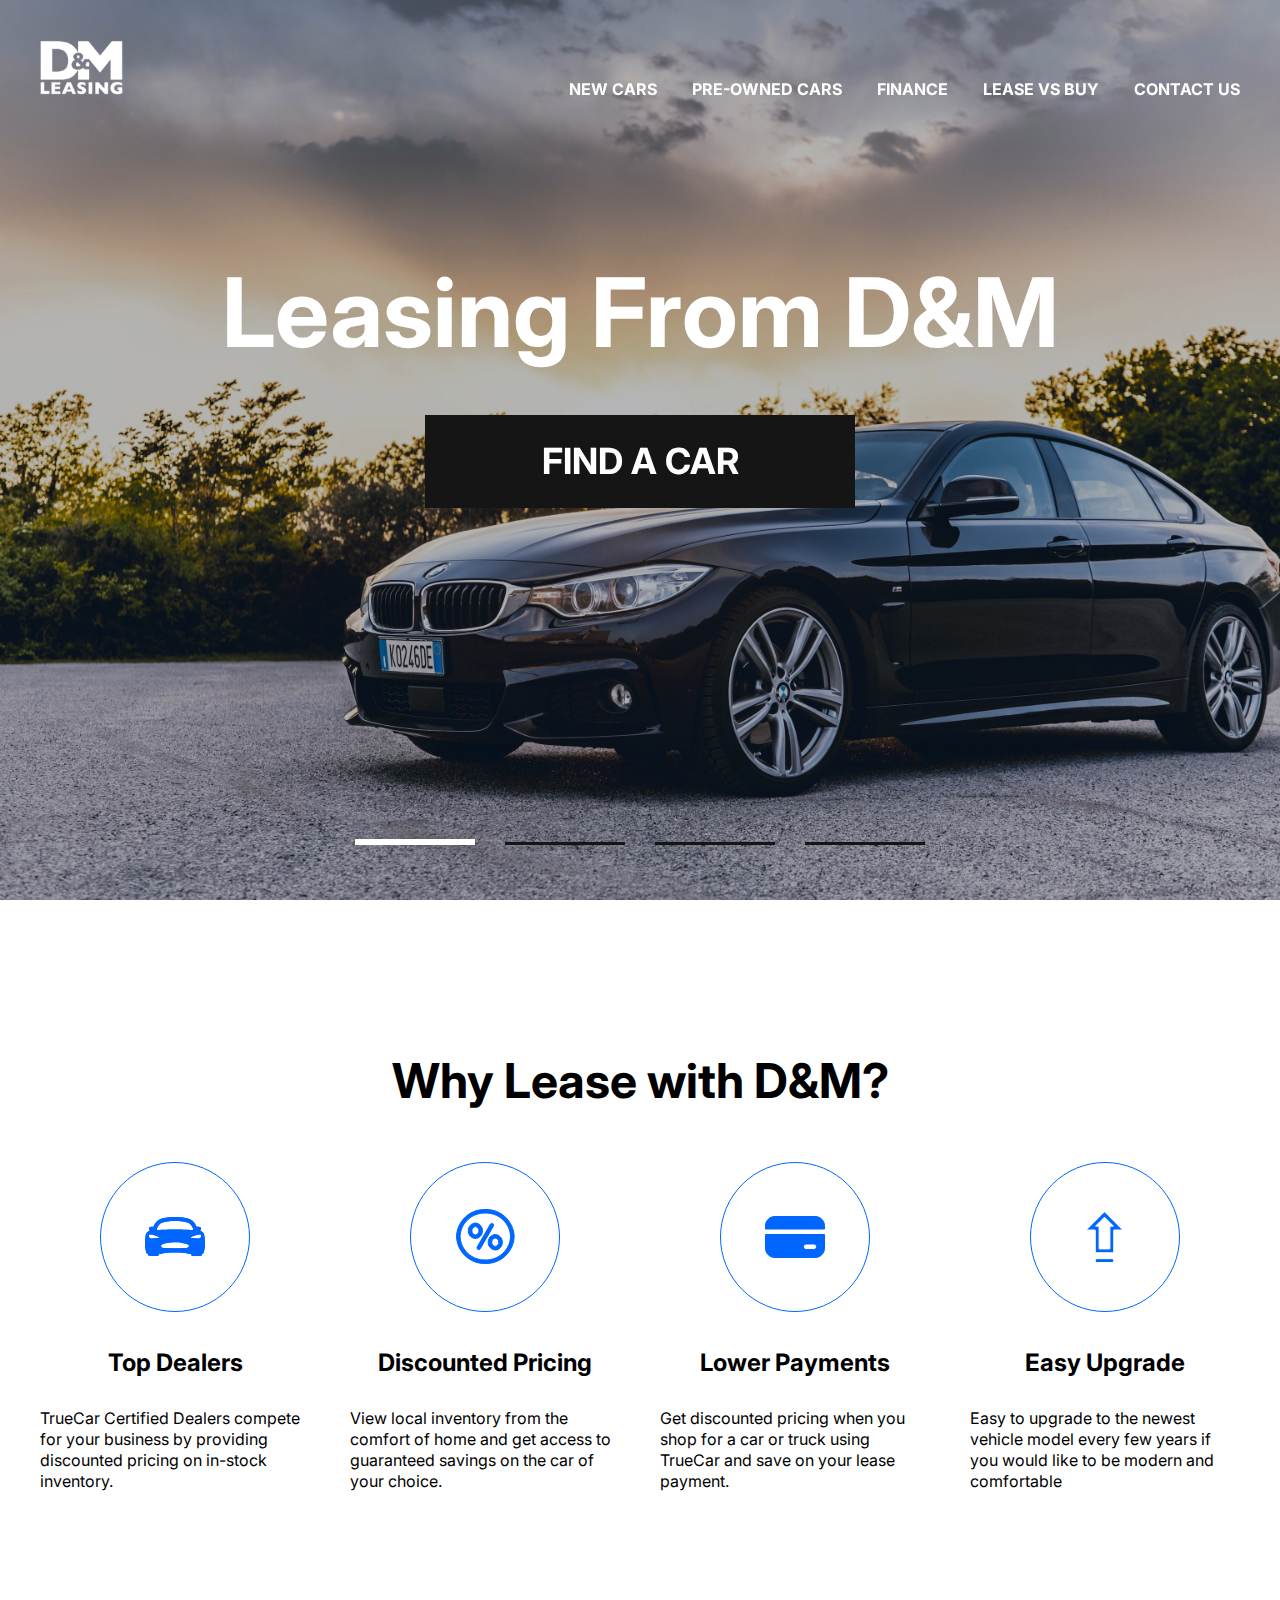
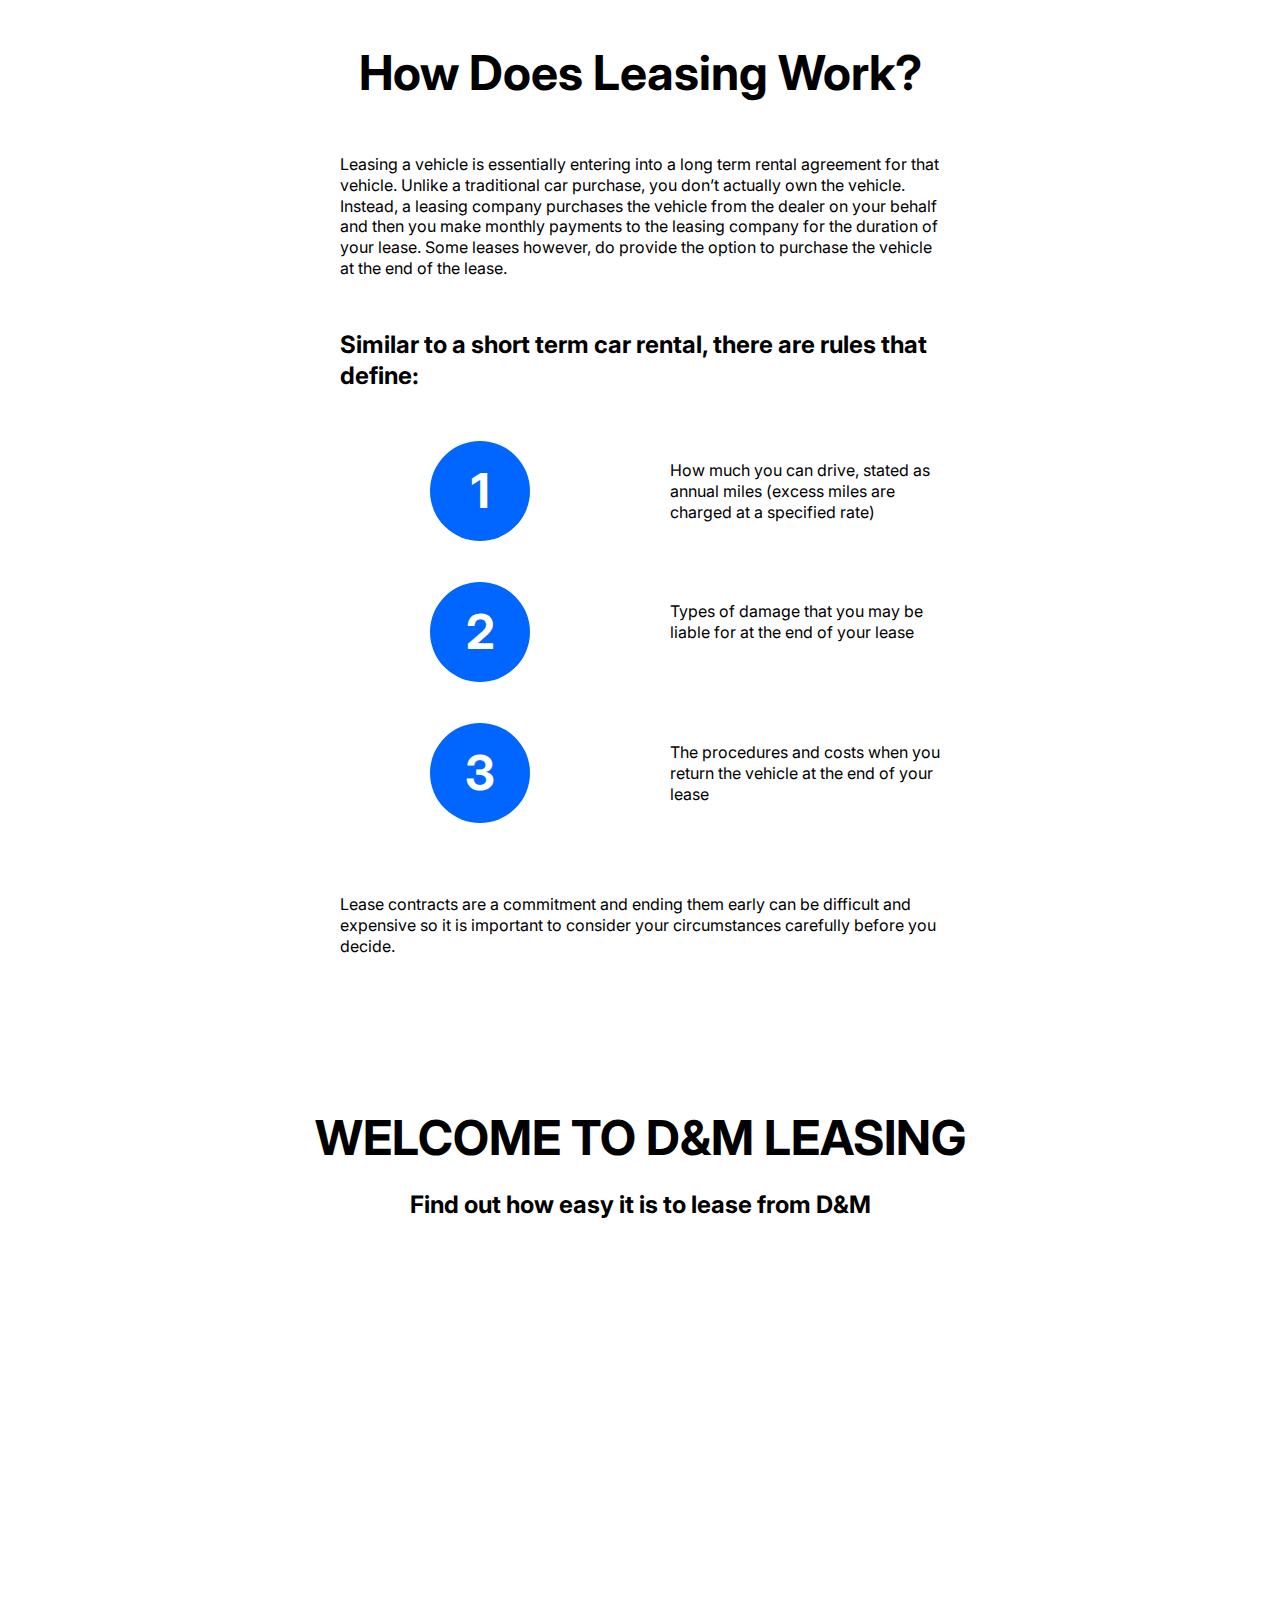
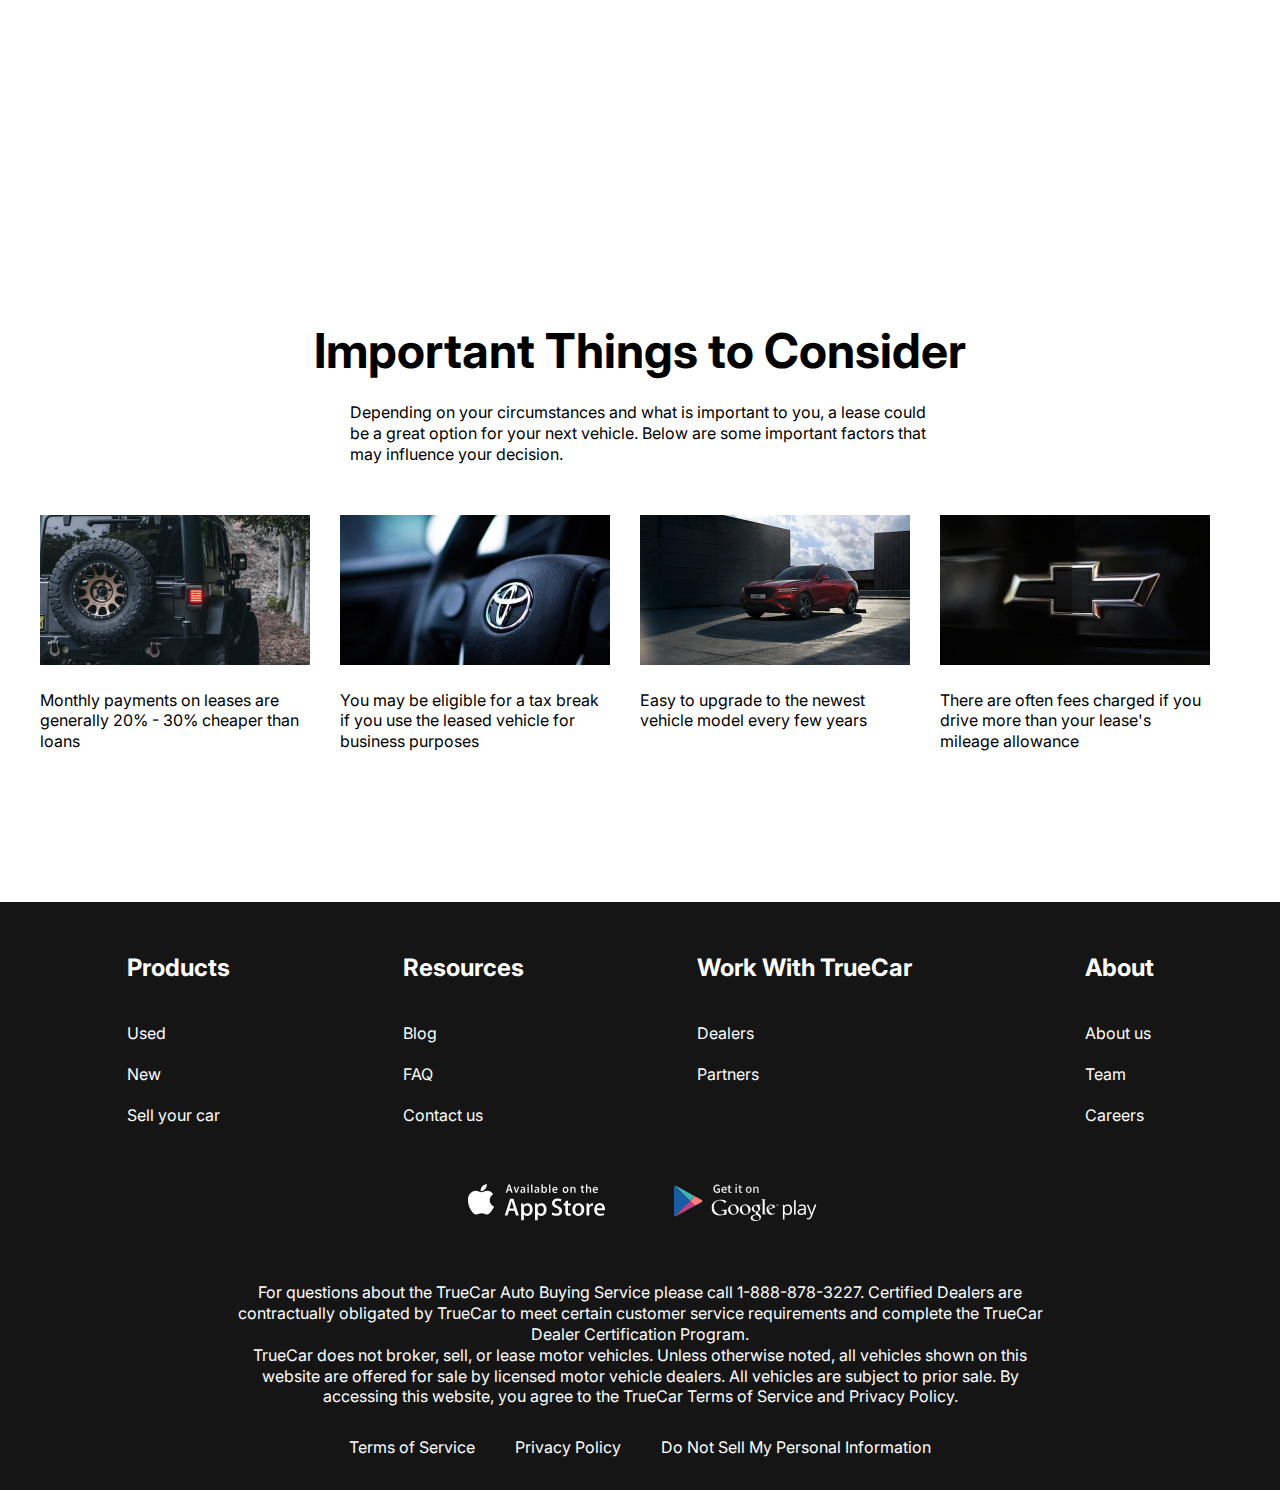
<file: index.html>
<!DOCTYPE html>
<html lang="en">
  <head>
    <meta charset="UTF-8" />
    <meta http-equiv="X-UA-Copatible" content="IE=edge" />
    <meta name="viewport" content="width=device-width, initial-scale=1.0" />
    <title>Lease cars</title>
    <link rel="preconnect" href="https://fonts.googleapis.com" />
    <link rel="preconnect" href="https://fonts.gstatic.com" crossorigin />
    <link
      href="https://fonts.googleapis.com/css2?family=Inter:wght@100..900&display=swap"
      rel="stylesheet"
    />
    <link
      rel="stylesheet"
      href="https://cdn.jsdelivr.net/npm/swiper@9/swiper-bundle.min.css"
    />
    <link rel="stylesheet" href="css/style.css" />
  </head>
  <body>
    <div class="wrapper">
      <header class="header header-main">
        <div class="container">
          <div class="header__inner">
            <a class="logo" href="index.html">
              <img class="logo__img" src="images/logo.svg" alt="logo" />
            </a>
            <nav class="menu">
              <button class="menu__btn">
                <span></span>
                <span></span>
                <span></span>
              </button>
              <ul class="menu__list">
                <li class="menu__list-item">
                  <a href="new-cars.html" class="menu__list-link">NEW CARS</a>
                </li>
                <li class="menu__list-item">
                  <a href="#" class="menu__list-link">PRE-OWNED CARS</a>
                </li>
                <li class="menu__list-item">
                  <a href="#" class="menu__list-link">FINANCE</a>
                </li>
                <li class="menu__list-item">
                  <a href="#" class="menu__list-link">LEASE VS BUY</a>
                </li>
                <li class="menu__list-item">
                  <a href="contacts.html" class="menu__list-link">CONTACT US</a>
                </li>
              </ul>
            </nav>
          </div>
        </div>
      </header>
      <main class="main">
        <section class="top">
          <div class="container">
            <h1 class="title">Leasing From D&M</h1>
            <a class="top__link" href="new-cars.html">FIND A CAR</a>
          </div>
        </section>
        <div class="slider">
          <div class="swiper">
            <div class="swiper-wrapper">
              <div
                class="swiper-slide"
                style="background-image: url(images/slide-1.jpg)"
              ></div>
              <div
                class="swiper-slide"
                style="background-image: url(images/slide-2.jpg)"
              ></div>
              <div
                class="swiper-slide"
                style="background-image: url(images/slide-1.jpg)"
              ></div>
              <div
                class="swiper-slide"
                style="background-image: url(images/slide-2.jpg)"
              ></div>
            </div>
            <div class="swiper-pagination"></div>
          </div>
        </div>
        <section class="why-lease">
          <div class="container">
            <h2 class="section__title">Why Lease with D&M?</h2>
            <ul class="why-lease__list">
              <li class="why-lease__item">
                <img
                  class="why-lease__item-img"
                  src="images/why-lease-1.svg"
                  alt=""
                />
                <h3 class="why-lease__item-title">Top Dealers</h3>
                <p class="why-lease__item-text">
                  TrueCar Certified Dealers compete for your business by
                  providing discounted pricing on in-stock inventory.
                </p>
              </li>
              <li class="why-lease__item">
                <img
                  class="why-lease__item-img"
                  src="images/why-lease-2.svg"
                  alt=""
                />
                <h3 class="why-lease__item-title">Discounted Pricing</h3>
                <p class="why-lease__item-text">
                  View local inventory from the comfort of home and get access
                  to guaranteed savings on the car of your choice.
                </p>
              </li>
              <li class="why-lease__item">
                <img
                  class="why-lease__item-img"
                  src="images/why-lease-3.svg"
                  alt=""
                />
                <h3 class="why-lease__item-title">Lower Payments</h3>
                <p class="why-lease__item-text">
                  Get discounted pricing when you shop for a car or truck using
                  TrueCar and save on your lease payment.
                </p>
              </li>
              <li class="why-lease__item">
                <img
                  class="why-lease__item-img"
                  src="images/why-lease-4.svg"
                  alt=""
                />
                <h3 class="why-lease__item-title">Easy Upgrade</h3>
                <p class="why-lease__item-text">
                  Easy to upgrade to the newest vehicle model every few years if
                  you would like to be modern and comfortable
                </p>
              </li>
            </ul>
          </div>
        </section>
        <section class="how-does">
          <div class="container">
            <div class="how-does__inner">
              <h2 class="section__title">How Does Leasing Work?</h2>
              <p class="how-does__text">
                Leasing a vehicle is essentially entering into a long term
                rental agreement for that vehicle. Unlike a traditional car
                purchase, you don’t actually own the vehicle. Instead, a leasing
                company purchases the vehicle from the dealer on your behalf and
                then you make monthly payments to the leasing company for the
                duration of your lease. Some leases however, do provide the
                option to purchase the vehicle at the end of the lease.
              </p>
              <h4 class="how-does__title">
                Similar to a short term car rental, there are rules that define:
              </h4>
              <ol class="how-does__list">
                <li class="how-does__item">
                  How much you can drive, stated as annual miles (excess miles
                  are charged at a specified rate)
                </li>
                <li class="how-does__item">
                  Types of damage that you may be liable for at the end of your
                  lease
                </li>
                <li class="how-does__item">
                  The procedures and costs when you return the vehicle at the
                  end of your lease
                </li>
              </ol>
              <p class="how-does__text">
                Lease contracts are a commitment and ending them early can be
                difficult and expensive so it is important to consider your
                circumstances carefully before you decide.
              </p>
            </div>
          </div>
        </section>
        <section class="video">
          <div class="container">
            <h2 class="section__title video__title">WELCOME TO D&M LEASING</h2>
            <p class="video__text">Find out how easy it is to lease from D&M</p>
            <iframe
              class="video__content"
              width="1000"
              height="500"
              src="https://www.youtube.com/embed/ThMJJQyYYNk?si=afwRHZM2pMTStdD7&amp;controls=0"
              title="YouTube video player"
              frameborder="0"
              allow="accelerometer; autoplay; clipboard-write; encrypted-media; gyroscope; picture-in-picture; web-share"
              allowfullscreen
            ></iframe>
          </div>
        </section>
        <section class="important">
          <div class="container">
            <h2 class="section__title important__title">
              Important Things to Consider
            </h2>
            <p class="important__text">
              Depending on your circumstances and what is important to you, a
              lease could be a great option for your next vehicle. Below are
              some important factors that may influence your decision.
            </p>
            <ul class="important__list">
              <li class="important__item">
                <img
                  class="important__item-img"
                  src="images/img-1.jpg"
                  alt=""
                />
                <p class="important__item-text">
                  Monthly payments on leases are generally 20% - 30% cheaper
                  than loans
                </p>
              </li>
              <li class="important__item">
                <img
                  class="important__item-img"
                  src="images/img-2.jpg"
                  alt=""
                />
                <p class="important__item-text">
                  You may be eligible for a tax break if you use the leased
                  vehicle for business purposes
                </p>
              </li>
              <li class="important__item">
                <img
                  class="important__item-img"
                  src="images/img-3.jpg"
                  alt=""
                />
                <p class="important__item-text">
                  Easy to upgrade to the newest vehicle model every few years
                </p>
              </li>
              <li class="important__item">
                <img
                  class="important__item-img"
                  src="images/img-4.jpg"
                  alt=""
                />
                <p class="important__item-text">
                  There are often fees charged if you drive more than your
                  lease's mileage allowance
                </p>
              </li>
            </ul>
          </div>
        </section>
      </main>
      <footer class="footer">
        <div class="container">
          <nav class="footer__menu">
            <ul class="footer__menu-list">
              <li class="footer__menu-item">
                <p class="footer__menu-title">Products</p>
              </li>
              <li class="footer__menu-item">
                <a class="footer__menu-link" href="#">Used</a>
              </li>
              <li class="footer__menu-item">
                <a class="footer__menu-link" href="#">New</a>
              </li>
              <li class="footer__menu-item">
                <a class="footer__menu-link" href="#">Sell your car</a>
              </li>
            </ul>
            <ul class="footer__menu-list">
              <li class="footer__menu-item">
                <p class="footer__menu-title">Resources</p>
              </li>
              <li class="footer__menu-item">
                <a class="footer__menu-link" href="#">Blog</a>
              </li>
              <li class="footer__menu-item">
                <a class="footer__menu-link" href="#">FAQ</a>
              </li>
              <li class="footer__menu-item">
                <a class="footer__menu-link" href="#">Contact us</a>
              </li>
            </ul>
            <ul class="footer__menu-list">
              <li class="footer__menu-item">
                <p class="footer__menu-title">Work With TrueCar</p>
              </li>
              <li class="footer__menu-item">
                <a class="footer__menu-link" href="#">Dealers</a>
              </li>
              <li class="footer__menu-item">
                <a class="footer__menu-link" href="#">Partners</a>
              </li>
            </ul>
            <ul class="footer__menu-list">
              <li class="footer__menu-item">
                <p class="footer__menu-title">About</p>
              </li>
              <li class="footer__menu-item">
                <a class="footer__menu-link" href="#">About us</a>
              </li>
              <li class="footer__menu-item">
                <a class="footer__menu-link" href="#">Team</a>
              </li>
              <li class="footer__menu-item">
                <a class="footer__menu-link" href="#">Careers</a>
              </li>
            </ul>
          </nav>
          <ul class="app">
            <li class="app__item">
              <a class="app__item-link" href="#">
                <img
                  class="app__item-img"
                  src="images/appstore.svg"
                  alt="AppStore"
                />
              </a>
            </li>
            <li class="app__item">
              <a class="app__item-link" href="#">
                <img
                  class="app__item-img"
                  src="images/googleplay.svg"
                  alt="GooglePlay"
                />
              </a>
            </li>
          </ul>
          <div class="footer__copy">
            <p class="footer__copy-text">
              For questions about the TrueCar Auto Buying Service please call
              1-888-878-3227. Certified Dealers are contractually obligated by
              TrueCar to meet certain customer service requirements and complete
              the TrueCar Dealer Certification Program.
            </p>
            <p class="footer__copy-text">
              TrueCar does not broker, sell, or lease motor vehicles. Unless
              otherwise noted, all vehicles shown on this website are offered
              for sale by licensed motor vehicle dealers. All vehicles are
              subject to prior sale. By accessing this website, you agree to the
              TrueCar Terms of Service and Privacy Policy.
            </p>
          </div>
          <nav class="copy__nav">
            <ul class="copy__nav-list">
              <li class="copy__nav-item">
                <a href="#" class="copy__nav-link">Terms of Service</a>
              </li>
              <li class="copy__nav-item">
                <a href="#" class="copy__nav-link">Privacy Policy</a>
              </li>
              <li class="copy__nav-item">
                <a href="#" class="copy__nav-link"
                  >Do Not Sell My Personal Information</a
                >
              </li>
            </ul>
          </nav>
        </div>
      </footer>
    </div>

    <script src="https://cdn.jsdelivr.net/npm/swiper@9/swiper-bundle.min.js"></script>
    <script src="js/main.js"></script>
  </body>
</html>
</file>
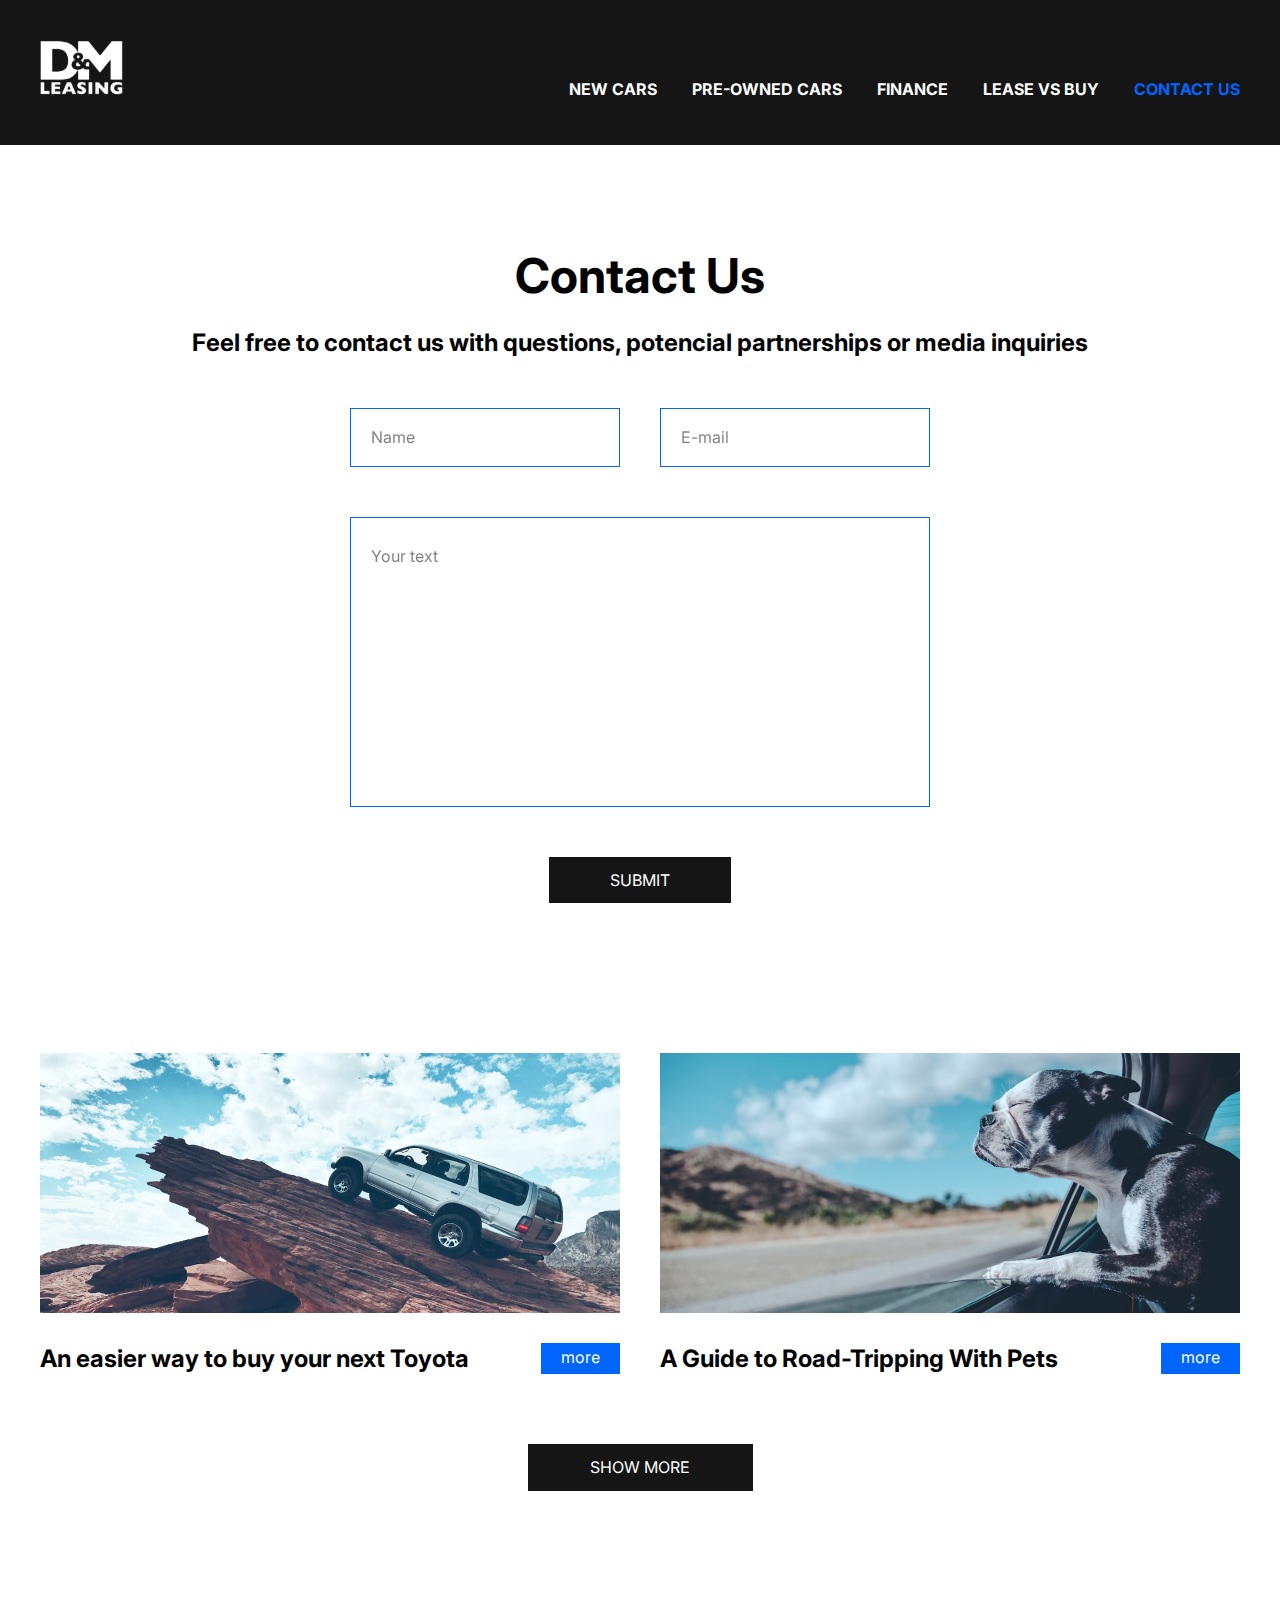
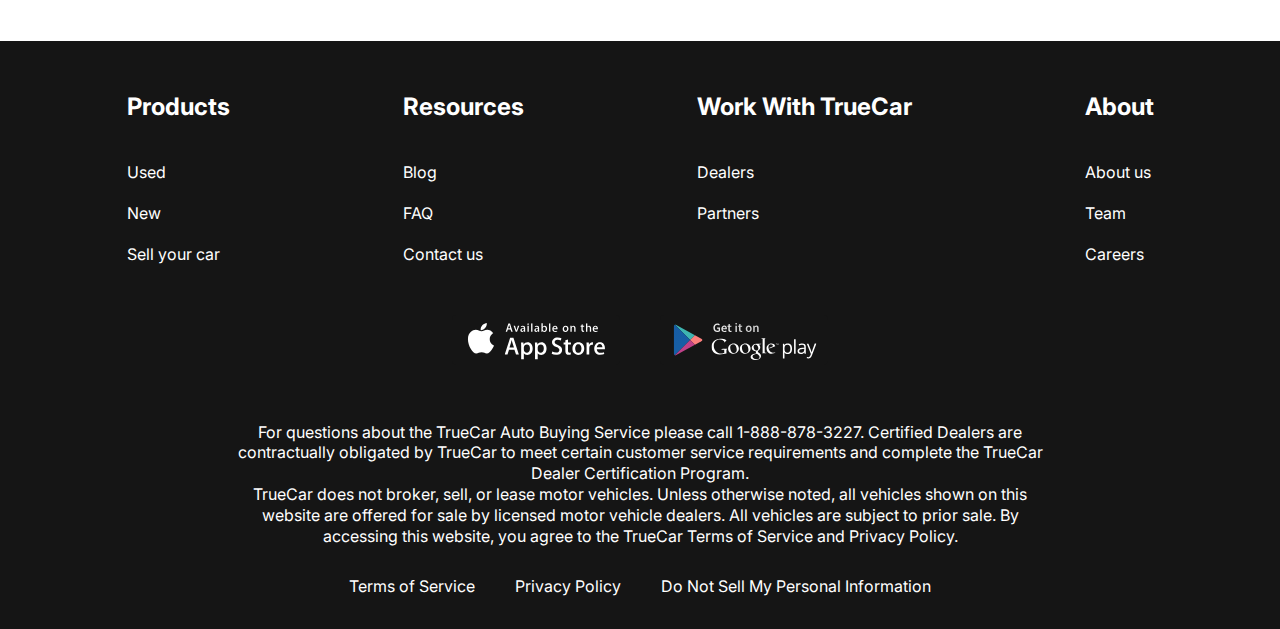
<file: contacts.html>
<!DOCTYPE html>
<html lang="en">
  <head>
    <meta charset="UTF-8" />
    <meta http-equiv="X-UA-Copatible" content="IE=edge" />
    <meta name="viewport" content="width=device-width, initial-scale=1.0" />
    <title>Lease cars</title>
    <link rel="preconnect" href="https://fonts.googleapis.com" />
    <link rel="preconnect" href="https://fonts.gstatic.com" crossorigin />
    <link
      href="https://fonts.googleapis.com/css2?family=Inter:wght@100..900&display=swap"
      rel="stylesheet"
    />
    <link rel="stylesheet" href="css/style.css" />
  </head>
  <body>
    <div class="wrapper">
      <header class="header">
        <div class="container">
          <div class="header__inner">
            <a class="logo" href="index.html">
              <img class="logo__img" src="images/logo.svg" alt="logo" />
            </a>
            <nav class="main">
              <button class="menu__btn">
                <span></span>
                <span></span>
                <span></span>
              </button>
              <ul class="menu__list">
                <li class="menu__list-item">
                  <a href="new-cars.html" class="menu__list-link">NEW CARS</a>
                </li>
                <li class="menu__list-item">
                  <a href="#" class="menu__list-link">PRE-OWNED CARS</a>
                </li>
                <li class="menu__list-item">
                  <a href="#" class="menu__list-link">FINANCE</a>
                </li>
                <li class="menu__list-item">
                  <a href="#" class="menu__list-link">LEASE VS BUY</a>
                </li>
                <li class="menu__list-item">
                  <a href="#" class="menu__list-link menu__list-link--active"
                    >CONTACT US</a
                  >
                </li>
              </ul>
            </nav>
          </div>
        </div>
      </header>
      <main class="main">
        <section class="contacts">
          <div class="container">
            <h2 class="section__title contacts__title">Contact Us</h2>
            <p class="contacts__text">
              Feel free to contact us with questions, potencial partnerships or
              media inquiries
            </p>
            <form class="form" action="#">
              <input class="form__input" type="text" placeholder="Name" />
              <input class="form__input" type="email" placeholder="E-mail" />
              <textarea
                class="form__textarea"
                placeholder="Your text"
              ></textarea>
              <button class="form__btn" type="submit">SUBMIT</button>
            </form>
          </div>
        </section>
        <section class="blog">
          <div class="container">
            <div class="blog__items">
              <div class="blog__item">
                <img
                  class="blog__item-img"
                  src="images/blog-1.jpg"
                  alt="blog"
                />
                <h4 class="blog__item-title">
                  An easier way to buy your next Toyota
                </h4>
                <a class="blog__item-link" href="">more</a>
              </div>
              <div class="blog__item">
                <img
                  class="blog__item-img"
                  src="images/blog-2.jpg"
                  alt="blog"
                />
                <h4 class="blog__item-title">
                  A Guide to Road-Tripping With Pets
                </h4>
                <a class="blog__item-link" href="">more</a>
              </div>
            </div>
            <a class="showmore-more" href="#">SHOW MORE</a>
          </div>
        </section>
      </main>
      <footer class="footer">
        <div class="container">
          <nav class="footer__menu">
            <ul class="footer__menu-list">
              <li class="footer__menu-item">
                <p class="footer__menu-title">Products</p>
              </li>
              <li class="footer__menu-item">
                <a class="footer__menu-link" href="#">Used</a>
              </li>
              <li class="footer__menu-item">
                <a class="footer__menu-link" href="#">New</a>
              </li>
              <li class="footer__menu-item">
                <a class="footer__menu-link" href="#">Sell your car</a>
              </li>
            </ul>
            <ul class="footer__menu-list">
              <li class="footer__menu-item">
                <p class="footer__menu-title">Resources</p>
              </li>
              <li class="footer__menu-item">
                <a class="footer__menu-link" href="#">Blog</a>
              </li>
              <li class="footer__menu-item">
                <a class="footer__menu-link" href="#">FAQ</a>
              </li>
              <li class="footer__menu-item">
                <a class="footer__menu-link" href="#">Contact us</a>
              </li>
            </ul>
            <ul class="footer__menu-list">
              <li class="footer__menu-item">
                <p class="footer__menu-title">Work With TrueCar</p>
              </li>
              <li class="footer__menu-item">
                <a class="footer__menu-link" href="#">Dealers</a>
              </li>
              <li class="footer__menu-item">
                <a class="footer__menu-link" href="#">Partners</a>
              </li>
            </ul>
            <ul class="footer__menu-list">
              <li class="footer__menu-item">
                <p class="footer__menu-title">About</p>
              </li>
              <li class="footer__menu-item">
                <a class="footer__menu-link" href="#">About us</a>
              </li>
              <li class="footer__menu-item">
                <a class="footer__menu-link" href="#">Team</a>
              </li>
              <li class="footer__menu-item">
                <a class="footer__menu-link" href="#">Careers</a>
              </li>
            </ul>
          </nav>
          <ul class="app">
            <li class="app__item">
              <a class="app__item-link" href="#">
                <img
                  class="app__item-img"
                  src="images/appstore.svg"
                  alt="AppStore"
                />
              </a>
            </li>
            <li class="app__item">
              <a class="app__item-link" href="#">
                <img
                  class="app__item-img"
                  src="images/googleplay.svg"
                  alt="GooglePlay"
                />
              </a>
            </li>
          </ul>
          <div class="footer__copy">
            <p class="footer__copy-text">
              For questions about the TrueCar Auto Buying Service please call
              1-888-878-3227. Certified Dealers are contractually obligated by
              TrueCar to meet certain customer service requirements and complete
              the TrueCar Dealer Certification Program.
            </p>
            <p class="footer__copy-text">
              TrueCar does not broker, sell, or lease motor vehicles. Unless
              otherwise noted, all vehicles shown on this website are offered
              for sale by licensed motor vehicle dealers. All vehicles are
              subject to prior sale. By accessing this website, you agree to the
              TrueCar Terms of Service and Privacy Policy.
            </p>
          </div>
          <nav class="copy__nav">
            <ul class="copy__nav-list">
              <li class="copy__nav-item">
                <a href="#" class="copy__nav-link">Terms of Service</a>
              </li>
              <li class="copy__nav-item">
                <a href="#" class="copy__nav-link">Privacy Policy</a>
              </li>
              <li class="copy__nav-item">
                <a href="#" class="copy__nav-link"
                  >Do Not Sell My Personal Information</a
                >
              </li>
            </ul>
          </nav>
        </div>
      </footer>
    </div>
    <script src="js/main.js"></script>
  </body>
</html>
</file>
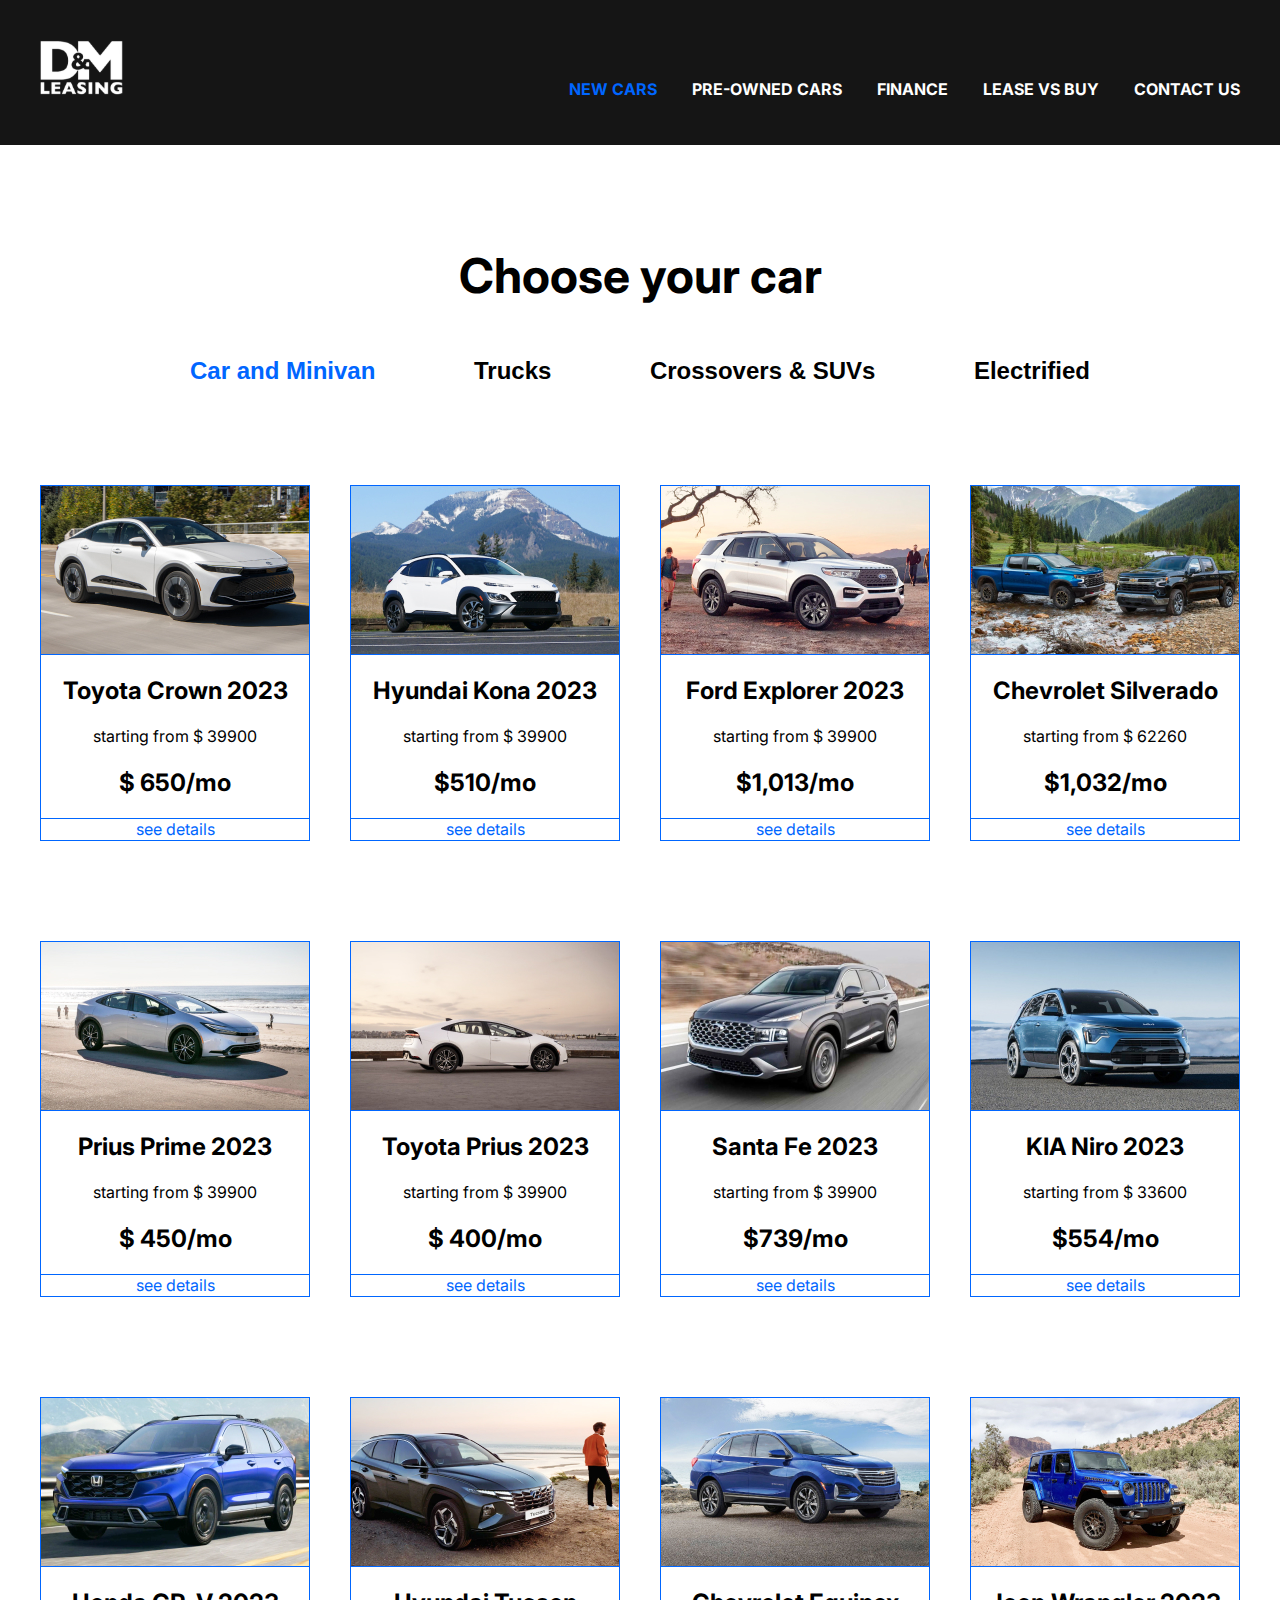
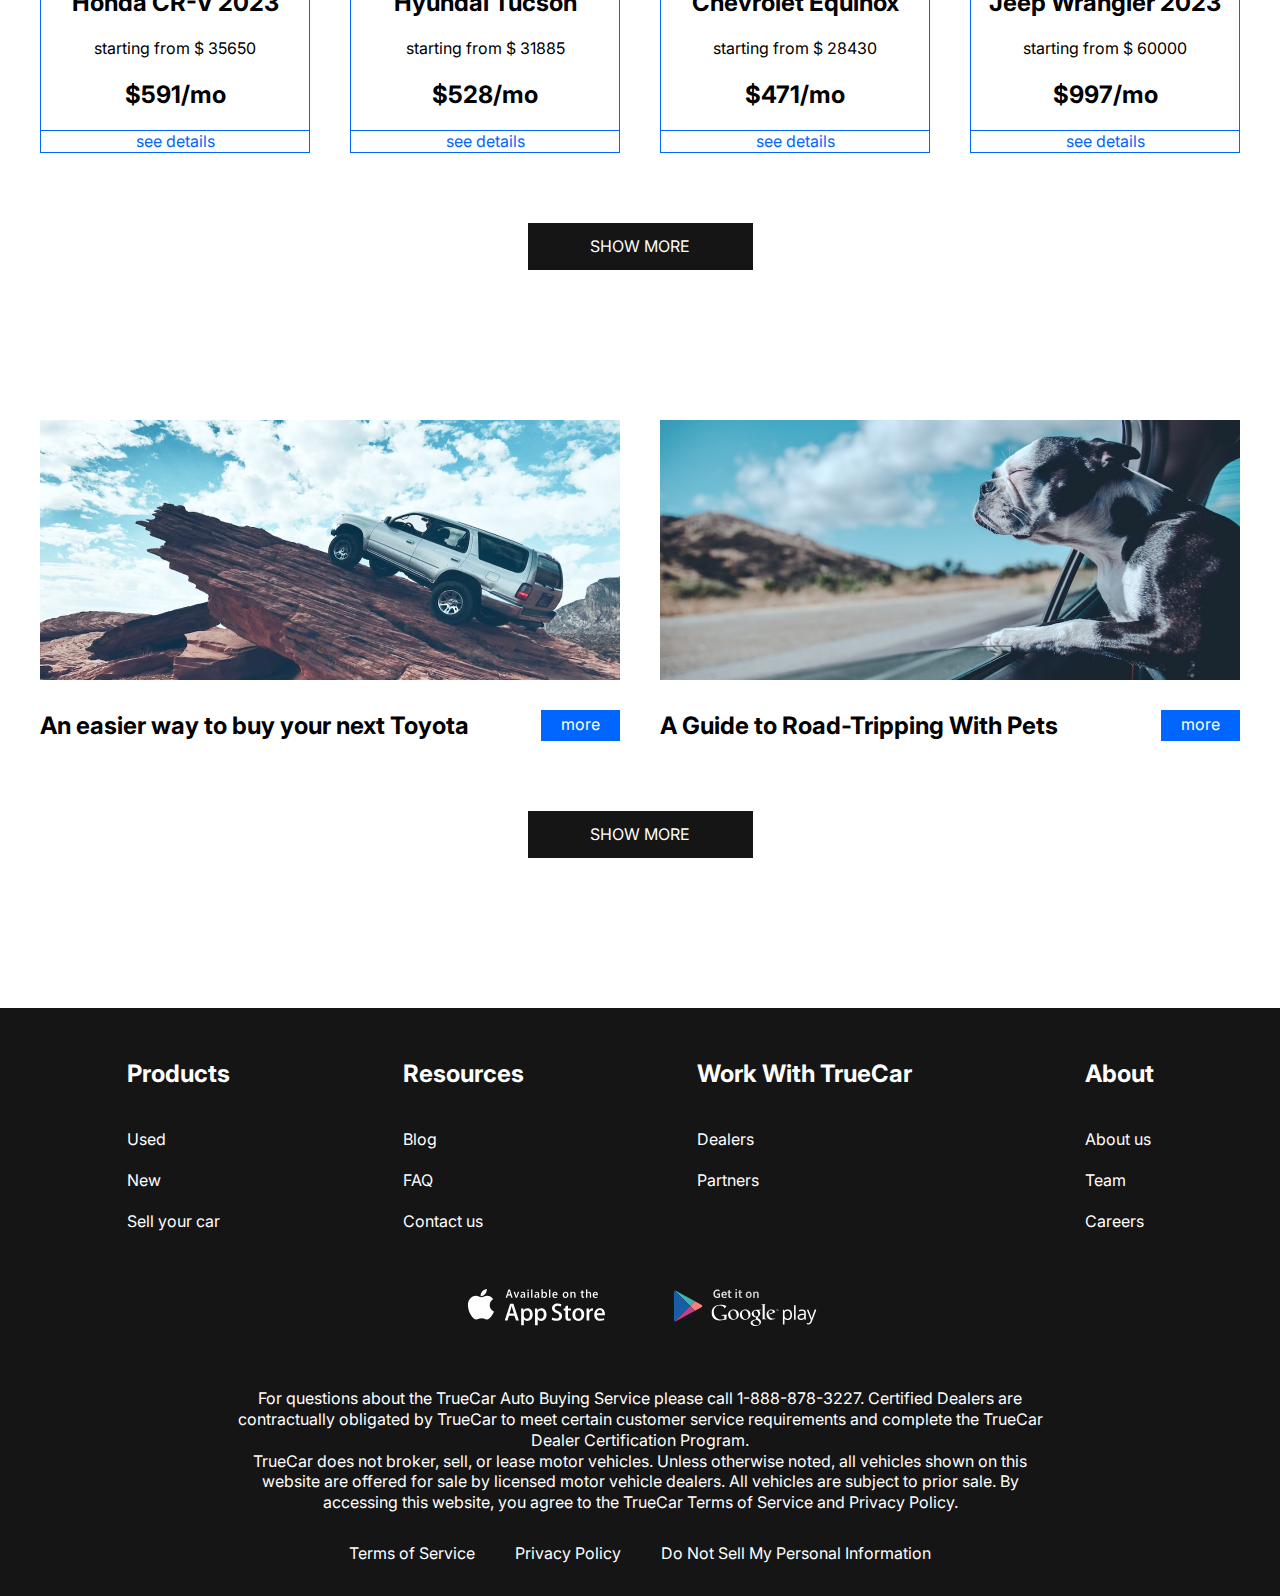
<file: new-cars.html>
<!DOCTYPE html>
<html lang="en">
  <head>
    <meta charset="UTF-8" />
    <meta http-equiv="X-UA-Copatible" content="IE=edge" />
    <meta name="viewport" content="width=device-width, initial-scale=1.0" />
    <title>Lease cars</title>
    <link rel="preconnect" href="https://fonts.googleapis.com" />
    <link rel="preconnect" href="https://fonts.gstatic.com" crossorigin />
    <link
      href="https://fonts.googleapis.com/css2?family=Inter:wght@100..900&display=swap"
      rel="stylesheet"
    />
    <link rel="stylesheet" href="css/style.css" />
  </head>
  <body>
    <div class="wrapper">
      <header class="header">
        <div class="container">
          <div class="header__inner">
            <a class="logo" href="index.html">
              <img class="logo__img" src="images/logo.svg" alt="logo" />
            </a>
            <nav class="main">
              <button class="menu__btn">
                <span></span>
                <span></span>
                <span></span>
              </button>
              <ul class="menu__list">
                <li class="menu__list-item">
                  <a href="#" class="menu__list-link menu__list-link--active"
                    >NEW CARS</a
                  >
                </li>
                <li class="menu__list-item">
                  <a href="#" class="menu__list-link">PRE-OWNED CARS</a>
                </li>
                <li class="menu__list-item">
                  <a href="#" class="menu__list-link">FINANCE</a>
                </li>
                <li class="menu__list-item">
                  <a href="#" class="menu__list-link">LEASE VS BUY</a>
                </li>
                <li class="menu__list-item">
                  <a href="contacts.html" class="menu__list-link">CONTACT US</a>
                </li>
              </ul>
            </nav>
          </div>
        </div>
      </header>
      <main class="main">
        <section class="choose">
          <div class="container">
            <h2 class="section__title">Choose your car</h2>
            <div class="tabs">
              <div class="tabs__btn">
                <button
                  class="tabs__btn-item tabs__btn-item--active"
                  data-button="content-1"
                >
                  Car and Minivan
                </button>
                <button class="tabs__btn-item" data-button="content-2">
                  Trucks
                </button>
                <button class="tabs__btn-item" data-button="content-3">
                  Crossovers & SUVs
                </button>
                <button class="tabs__btn-item" data-button="content-4">
                  Electrified
                </button>
              </div>
              <div class="tabs__content">
                <div
                  class="tabs__content-item tabs__content-item--active"
                  id="content-1"
                >
                  <div class="card">
                    <img class="card__img" src="images/card-1.jpg" alt="" />
                    <div class="card__content">
                      <h4 class="card__title">Toyota Crown 2023</h4>
                      <p class="card__text">starting from $ 39900</p>
                      <p class="card__price">$ 650/mo</p>
                    </div>
                    <a class="card__link" href="">see details</a>
                  </div>
                  <div class="card">
                    <img class="card__img" src="images/card-2.jpg" alt="" />
                    <div class="card__content">
                      <h4 class="card__title">Hyundai Kona 2023</h4>
                      <p class="card__text">starting from $ 39900</p>
                      <p class="card__price">$510/mo</p>
                    </div>
                    <a class="card__link" href="">see details</a>
                  </div>
                  <div class="card">
                    <img class="card__img" src="images/card-3.jpg" alt="" />
                    <div class="card__content">
                      <h4 class="card__title">Ford Explorer 2023</h4>
                      <p class="card__text">starting from $ 39900</p>
                      <p class="card__price">$1,013/mo</p>
                    </div>
                    <a class="card__link" href="">see details</a>
                  </div>
                  <div class="card">
                    <img class="card__img" src="images/card-4.jpg" alt="" />
                    <div class="card__content">
                      <h4 class="card__title">Chevrolet Silverado</h4>
                      <p class="card__text">starting from $ 62260</p>
                      <p class="card__price">$1,032/mo</p>
                    </div>
                    <a class="card__link" href="">see details</a>
                  </div>
                  <div class="card">
                    <img class="card__img" src="images/card-5.jpg" alt="" />
                    <div class="card__content">
                      <h4 class="card__title">Prius Prime 2023</h4>
                      <p class="card__text">starting from $ 39900</p>
                      <p class="card__price">$ 450/mo</p>
                    </div>
                    <a class="card__link" href="">see details</a>
                  </div>
                  <div class="card">
                    <img class="card__img" src="images/card-6.jpg" alt="" />
                    <div class="card__content">
                      <h4 class="card__title">Toyota Prius 2023</h4>
                      <p class="card__text">starting from $ 39900</p>
                      <p class="card__price">$ 400/mo</p>
                    </div>
                    <a class="card__link" href="">see details</a>
                  </div>
                  <div class="card">
                    <img class="card__img" src="images/card-7.jpg" alt="" />
                    <div class="card__content">
                      <h4 class="card__title">Santa Fe 2023</h4>
                      <p class="card__text">starting from $ 39900</p>
                      <p class="card__price">$739/mo</p>
                    </div>
                    <a class="card__link" href="">see details</a>
                  </div>
                  <div class="card">
                    <img class="card__img" src="images/card-8.jpg" alt="" />
                    <div class="card__content">
                      <h4 class="card__title">KIA Niro 2023</h4>
                      <p class="card__text">starting from $ 33600</p>
                      <p class="card__price">$554/mo</p>
                    </div>
                    <a class="card__link" href="">see details</a>
                  </div>
                  <div class="card">
                    <img class="card__img" src="images/card-9.jpg" alt="" />
                    <div class="card__content">
                      <h4 class="card__title">Honda CR-V 2023</h4>
                      <p class="card__text">starting from $ 35650</p>
                      <p class="card__price">$591/mo</p>
                    </div>
                    <a class="card__link" href="">see details</a>
                  </div>
                  <div class="card">
                    <img class="card__img" src="images/card-10.jpg" alt="" />
                    <div class="card__content">
                      <h4 class="card__title">Hyundai Tucson</h4>
                      <p class="card__text">starting from $ 31885</p>
                      <p class="card__price">$528/mo</p>
                    </div>
                    <a class="card__link" href="">see details</a>
                  </div>
                  <div class="card">
                    <img class="card__img" src="images/card-11.jpg" alt="" />
                    <div class="card__content">
                      <h4 class="card__title">Chevrolet Equinox</h4>
                      <p class="card__text">starting from $ 28430</p>
                      <p class="card__price">$471/mo</p>
                    </div>
                    <a class="card__link" href="">see details</a>
                  </div>
                  <div class="card">
                    <img class="card__img" src="images/card-12.jpg" alt="" />
                    <div class="card__content">
                      <h4 class="card__title">Jeep Wrangler 2023</h4>
                      <p class="card__text">starting from $ 60000</p>
                      <p class="card__price">$997/mo</p>
                    </div>
                    <a class="card__link" href="">see details</a>
                  </div>
                </div>
                <div class="tabs__content-item" id="content-2">
                  <div class="card">
                    <img class="card__img" src="images/card-1.jpg" alt="" />
                    <div class="card__content">
                      <h4 class="card__title">Toyota Crown 2023</h4>
                      <p class="card__text">starting from $ 39900</p>
                      <p class="card__price">$ 650/mo</p>
                    </div>
                    <a class="card__link" href="">see details</a>
                  </div>
                  <div class="card">
                    <img class="card__img" src="images/card-2.jpg" alt="" />
                    <div class="card__content">
                      <h4 class="card__title">Hyundai Kona 2023</h4>
                      <p class="card__text">starting from $ 39900</p>
                      <p class="card__price">$510/mo</p>
                    </div>
                    <a class="card__link" href="">see details</a>
                  </div>
                  <div class="card">
                    <img class="card__img" src="images/card-3.jpg" alt="" />
                    <div class="card__content">
                      <h4 class="card__title">Ford Explorer 2023</h4>
                      <p class="card__text">starting from $ 39900</p>
                      <p class="card__price">$1,013/mo</p>
                    </div>
                    <a class="card__link" href="">see details</a>
                  </div>
                  <div class="card">
                    <img class="card__img" src="images/card-4.jpg" alt="" />
                    <div class="card__content">
                      <h4 class="card__title">Chevrolet Silverado</h4>
                      <p class="card__text">starting from $ 62260</p>
                      <p class="card__price">$1,032/mo</p>
                    </div>
                    <a class="card__link" href="">see details</a>
                  </div>
                </div>
                <div class="tabs__content-item" id="content-3">
                  <div class="card">
                    <img class="card__img" src="images/card-1.jpg" alt="" />
                    <div class="card__content">
                      <h4 class="card__title">Toyota Crown 2023</h4>
                      <p class="card__text">starting from $ 39900</p>
                      <p class="card__price">$ 650/mo</p>
                    </div>
                    <a class="card__link" href="">see details</a>
                  </div>
                  <div class="card">
                    <img class="card__img" src="images/card-2.jpg" alt="" />
                    <div class="card__content">
                      <h4 class="card__title">Hyundai Kona 2023</h4>
                      <p class="card__text">starting from $ 39900</p>
                      <p class="card__price">$510/mo</p>
                    </div>
                    <a class="card__link" href="">see details</a>
                  </div>
                  <div class="card">
                    <img class="card__img" src="images/card-3.jpg" alt="" />
                    <div class="card__content">
                      <h4 class="card__title">Ford Explorer 2023</h4>
                      <p class="card__text">starting from $ 39900</p>
                      <p class="card__price">$1,013/mo</p>
                    </div>
                    <a class="card__link" href="">see details</a>
                  </div>
                  <div class="card">
                    <img class="card__img" src="images/card-4.jpg" alt="" />
                    <div class="card__content">
                      <h4 class="card__title">Chevrolet Silverado</h4>
                      <p class="card__text">starting from $ 62260</p>
                      <p class="card__price">$1,032/mo</p>
                    </div>
                    <a class="card__link" href="">see details</a>
                  </div>
                  <div class="card">
                    <img class="card__img" src="images/card-5.jpg" alt="" />
                    <div class="card__content">
                      <h4 class="card__title">Prius Prime 2023</h4>
                      <p class="card__text">starting from $ 39900</p>
                      <p class="card__price">$ 450/mo</p>
                    </div>
                    <a class="card__link" href="">see details</a>
                  </div>
                  <div class="card">
                    <img class="card__img" src="images/card-6.jpg" alt="" />
                    <div class="card__content">
                      <h4 class="card__title">Toyota Prius 2023</h4>
                      <p class="card__text">starting from $ 39900</p>
                      <p class="card__price">$ 400/mo</p>
                    </div>
                    <a class="card__link" href="">see details</a>
                  </div>
                  <div class="card">
                    <img class="card__img" src="images/card-7.jpg" alt="" />
                    <div class="card__content">
                      <h4 class="card__title">Santa Fe 2023</h4>
                      <p class="card__text">starting from $ 39900</p>
                      <p class="card__price">$739/mo</p>
                    </div>
                    <a class="card__link" href="">see details</a>
                  </div>
                  <div class="card">
                    <img class="card__img" src="images/card-8.jpg" alt="" />
                    <div class="card__content">
                      <h4 class="card__title">KIA Niro 2023</h4>
                      <p class="card__text">starting from $ 33600</p>
                      <p class="card__price">$554/mo</p>
                    </div>
                    <a class="card__link" href="">see details</a>
                  </div>
                </div>
                <div class="tabs__content-item" id="content-4">
                  <div class="card">
                    <img class="card__img" src="images/card-1.jpg" alt="" />
                    <div class="card__content">
                      <h4 class="card__title">Toyota Crown 2023</h4>
                      <p class="card__text">starting from $ 39900</p>
                      <p class="card__price">$ 650/mo</p>
                    </div>
                    <a class="card__link" href="">see details</a>
                  </div>
                  <div class="card">
                    <img class="card__img" src="images/card-2.jpg" alt="" />
                    <div class="card__content">
                      <h4 class="card__title">Hyundai Kona 2023</h4>
                      <p class="card__text">starting from $ 39900</p>
                      <p class="card__price">$510/mo</p>
                    </div>
                    <a class="card__link" href="">see details</a>
                  </div>
                  <div class="card">
                    <img class="card__img" src="images/card-3.jpg" alt="" />
                    <div class="card__content">
                      <h4 class="card__title">Ford Explorer 2023</h4>
                      <p class="card__text">starting from $ 39900</p>
                      <p class="card__price">$1,013/mo</p>
                    </div>
                    <a class="card__link" href="">see details</a>
                  </div>
                  <div class="card">
                    <img class="card__img" src="images/card-4.jpg" alt="" />
                    <div class="card__content">
                      <h4 class="card__title">Chevrolet Silverado</h4>
                      <p class="card__text">starting from $ 62260</p>
                      <p class="card__price">$1,032/mo</p>
                    </div>
                    <a class="card__link" href="">see details</a>
                  </div>
                </div>
              </div>
            </div>
            <a class="showmore-more" href="#">SHOW MORE</a>
          </div>
        </section>
        <section class="blog">
          <div class="container">
            <div class="blog__items">
              <div class="blog__item">
                <img
                  class="blog__item-img"
                  src="images/blog-1.jpg"
                  alt="blog"
                />
                <h4 class="blog__item-title">
                  An easier way to buy your next Toyota
                </h4>
                <a class="blog__item-link" href="">more</a>
              </div>
              <div class="blog__item">
                <img
                  class="blog__item-img"
                  src="images/blog-2.jpg"
                  alt="blog"
                />
                <h4 class="blog__item-title">
                  A Guide to Road-Tripping With Pets
                </h4>
                <a class="blog__item-link" href="">more</a>
              </div>
            </div>
            <a class="showmore-more" href="#">SHOW MORE</a>
          </div>
        </section>
      </main>
      <footer class="footer">
        <div class="container">
          <nav class="footer__menu">
            <ul class="footer__menu-list">
              <li class="footer__menu-item">
                <p class="footer__menu-title">Products</p>
              </li>
              <li class="footer__menu-item">
                <a class="footer__menu-link" href="#">Used</a>
              </li>
              <li class="footer__menu-item">
                <a class="footer__menu-link" href="#">New</a>
              </li>
              <li class="footer__menu-item">
                <a class="footer__menu-link" href="#">Sell your car</a>
              </li>
            </ul>
            <ul class="footer__menu-list">
              <li class="footer__menu-item">
                <p class="footer__menu-title">Resources</p>
              </li>
              <li class="footer__menu-item">
                <a class="footer__menu-link" href="#">Blog</a>
              </li>
              <li class="footer__menu-item">
                <a class="footer__menu-link" href="#">FAQ</a>
              </li>
              <li class="footer__menu-item">
                <a class="footer__menu-link" href="#">Contact us</a>
              </li>
            </ul>
            <ul class="footer__menu-list">
              <li class="footer__menu-item">
                <p class="footer__menu-title">Work With TrueCar</p>
              </li>
              <li class="footer__menu-item">
                <a class="footer__menu-link" href="#">Dealers</a>
              </li>
              <li class="footer__menu-item">
                <a class="footer__menu-link" href="#">Partners</a>
              </li>
            </ul>
            <ul class="footer__menu-list">
              <li class="footer__menu-item">
                <p class="footer__menu-title">About</p>
              </li>
              <li class="footer__menu-item">
                <a class="footer__menu-link" href="#">About us</a>
              </li>
              <li class="footer__menu-item">
                <a class="footer__menu-link" href="#">Team</a>
              </li>
              <li class="footer__menu-item">
                <a class="footer__menu-link" href="#">Careers</a>
              </li>
            </ul>
          </nav>
          <ul class="app">
            <li class="app__item">
              <a class="app__item-link" href="#">
                <img
                  class="app__item-img"
                  src="images/appstore.svg"
                  alt="AppStore"
                />
              </a>
            </li>
            <li class="app__item">
              <a class="app__item-link" href="#">
                <img
                  class="app__item-img"
                  src="images/googleplay.svg"
                  alt="GooglePlay"
                />
              </a>
            </li>
          </ul>
          <div class="footer__copy">
            <p class="footer__copy-text">
              For questions about the TrueCar Auto Buying Service please call
              1-888-878-3227. Certified Dealers are contractually obligated by
              TrueCar to meet certain customer service requirements and complete
              the TrueCar Dealer Certification Program.
            </p>
            <p class="footer__copy-text">
              TrueCar does not broker, sell, or lease motor vehicles. Unless
              otherwise noted, all vehicles shown on this website are offered
              for sale by licensed motor vehicle dealers. All vehicles are
              subject to prior sale. By accessing this website, you agree to the
              TrueCar Terms of Service and Privacy Policy.
            </p>
          </div>
          <nav class="copy__nav">
            <ul class="copy__nav-list">
              <li class="copy__nav-item">
                <a href="#" class="copy__nav-link">Terms of Service</a>
              </li>
              <li class="copy__nav-item">
                <a href="#" class="copy__nav-link">Privacy Policy</a>
              </li>
              <li class="copy__nav-item">
                <a href="#" class="copy__nav-link"
                  >Do Not Sell My Personal Information</a
                >
              </li>
            </ul>
          </nav>
        </div>
      </footer>
    </div>
    <script src="js/main.js"></script>
  </body>
</html>
</file>
<file: css/style.css>
html {
  box-sizing: border-box;
}
*,
*::after,
*::before {
  box-sizing: inherit;
  margin: 0;
  padding: 0;
}
html,
body {
  height: 100%;
}
ul {
  list-style-type: none;
}
a {
  text-decoration: none;
  color: inherit;
}
.section__title {
  margin-bottom: 50px;
  font-size: 48px;
  font-weight: 700;
  text-align: center;
}
.wrapper {
  min-height: 100%;
  display: flex;
  flex-direction: column;
}
.container {
  max-width: 1220px;
  margin: 0 auto;
  padding: 0 10px;
}
body {
  font-family: "Inter", sans-serif;
  font-size: 16px;
  font-weight: 400;
  line-height: 1.3;
}
.header {
  background-color: #151515;
}
.header-main {
  background-color: transparent;
  position: absolute;
  z-index: 10;
  left: 0;
  right: 0;
}
.header__inner {
  padding-top: 40px;
  padding-bottom: 45px;
  display: flex;
  justify-content: space-between;
  align-items: flex-end;
}
.menu__list {
  display: flex;
  gap: 35px;
}
.menu__list-link {
  color: #fff;
  text-transform: uppercase;
  font-weight: 700;
}
.menu__list-link--active {
  color: #0066ff;
}
.footer {
  background-color: #151515;
  padding: 50px 0 32px;
  color: #fff;
}
.footer__menu {
  display: flex;
  justify-content: space-around;
  margin-bottom: 50px;
}
.footer__menu-list {
  max-width: 250px;
}
.footer__menu-title {
  font-size: 24px;
  font-weight: 700;
  padding-bottom: 20px;
}
.footer__menu-item + .footer__menu-item {
  padding-top: 20px;
}
.app {
  display: flex;
  justify-content: center;
  gap: 40px;
  margin-bottom: 52px;
}
.footer__copy {
  max-width: 806px;
  margin: 0 auto 30px;
  text-align: center;
}
.copy__nav-list {
  display: flex;
  justify-content: center;
  gap: 40px;
}
/* .main {
  flex-grow: 1;
} */
.top {
  color: #fff;
  text-align: center;
  padding-top: 250px;
  padding-bottom: 50px;
  position: absolute;
  z-index: 5;
  left: 0;
  right: 0;
}
.title {
  padding-bottom: 40px;
  font-size: 96px;
  font-weight: 700;
}
.top__link {
  background-color: #151515;
  padding: 23px;
  max-width: 430px;
  width: 100%;
  display: inline-block;
  text-transform: uppercase;
  font-size: 36px;
  font-weight: 700;
}
.swiper::after {
  content: "";
  background: rgba(21, 21, 21, 0.3);
  position: absolute;
  z-index: 5;
  left: 0;
  right: 0;
  bottom: 0;
  top: 0;
}
.swiper-slide {
  background-repeat: no-repeat;
  background-size: cover;
  background-position: center;
  height: 100vh;
}
.swiper-pagination-bullet {
  width: 120px;
  height: 3px;
  background-color: #151515;
  border-radius: 0;
  opacity: 1;
}
.swiper-pagination-horizontal.swiper-pagination-bullets
  .swiper-pagination-bullet {
  margin: 0 15px;
}
.swiper-pagination-bullets.swiper-pagination-horizontal {
  bottom: 50px;
}

.swiper-pagination-bullet-active {
  height: 6px;
  background-color: #fff;
}
.why-lease {
  padding: 150px 0;
}
.why-lease__list {
  display: grid;
  grid-template-columns: repeat(4, 1fr);
  gap: 40px;
  text-align: center;
}
.why-lease__item-img {
  margin-bottom: 30px;
}
.why-lease__item-title {
  margin-bottom: 30px;
  font-size: 24px;
  font-weight: 700;
}
.why-lease__item-text {
  text-align: left;
}
.how-does {
  padding-bottom: 150px;
}
.how-does__inner {
  max-width: 600px;
  margin: 0 auto;
}
.how-does__title {
  font-size: 24px;
  font-weight: 700;
  padding-top: 50px;
}
.how-does__list {
  padding: 50px 0 70px;
  counter-reset: myCounter;
}
.how-does__item {
  list-style-type: none;
  width: 270px;
  position: relative;
  margin-left: auto;
  box-sizing: content-box;
  padding: 19px 0 19px 240px;
  min-height: 63px;
}
.how-does__item + .how-does__item {
  margin-top: 40px;
}
.how-does__item::before {
  counter-increment: myCounter;
  content: counter(myCounter);
  display: flex;
  justify-content: center;
  align-items: center;
  font-size: 48px;
  font-weight: 700;
  background-color: #0066ff;
  width: 100px;
  height: 100px;
  border-radius: 50%;
  color: #fff;
  position: absolute;
  left: 0;
  top: 0;
}
.video {
  padding-bottom: 150px;
}
.video__title {
  margin-bottom: 20px;
}
.video__text {
  font-size: 24px;
  font-weight: 700;
  margin-bottom: 50px;
  text-align: center;
}
.video__content {
  display: block;
  margin: 0 auto;
}
.important {
  padding-bottom: 150px;
}
.important__title {
  margin-bottom: 20px;
}
.important__text {
  max-width: 580px;
  margin: 0 auto 50px;
}
.important__list {
  display: grid;
  grid-template-columns: repeat(4, 1fr);
}
.important__item-img {
  margin-bottom: 20px;
}
.important__item-text {
  max-width: 270px;
}
.contacts {
  padding: 100px 0 150px;
}
.contacts__title {
  margin-bottom: 20px;
}
.contacts__text {
  text-align: center;
  font-size: 24px;
  font-weight: 700;
  margin-bottom: 50px;
  padding: 0 100px;
}
.form {
  max-width: 580px;
  margin: 0 auto;
  display: flex;
  justify-content: space-between;
  flex-wrap: wrap;
}
.form__input {
  width: 270px;
  padding: 18px 20px;
  display: inline-block;
  border: 1px solid #0066ff;
  margin-bottom: 50px;
  font-family: "Inter", sans-serif;
  font-size: 16px;
  font-weight: 400;
  line-height: 1.3;
  color: #000;
}
.form__input::placeholder,
.form__textarea::placeholder {
  font-family: "Inter", sans-serif;
  font-size: 16px;
  font-weight: 400;
  line-height: 1.3;
  color: #000;
  opacity: 0.5;
}
.form__textarea {
  width: 100%;
  resize: none;
  padding: 28px 20px;
  height: 290px;
  border: 1px solid #0066ff;
  font-family: "Inter", sans-serif;
  font-size: 16px;
  font-weight: 400;
  line-height: 1.3;
  color: #000;
  margin-bottom: 50px;
}
.form__btn {
  margin: 0 auto;
  text-transform: uppercase;
  color: #fff;
  background-color: #151515;
  padding: 13px 61px;
  font-family: "Inter", sans-serif;
  font-size: 16px;
  font-weight: 400;
  border: none;
}
.blog {
  padding-bottom: 150px;
}
.blog__items {
  display: grid;
  grid-template-columns: repeat(2, 1fr);
  gap: 40px;
}
.blog__item {
  display: flex;
  justify-content: space-between;
  flex-wrap: wrap;
  margin-bottom: 70px;
}
.blog__item-img {
  margin-bottom: 30px;
  width: 100%;
}
.blog__item-title {
  flex-basis: 446px;
  font-size: 24px;
  font-weight: 700;
}
.blog__item-link {
  color: #fff;
  background-color: #0066ff;
  padding: 4px 20px;
}
.showmore-more {
  display: block;
  text-transform: uppercase;
  text-align: center;
  color: #fff;
  background-color: #151515;
  padding: 13px;
  width: 225px;
  margin: 0 auto;
  font-family: "Inter", sans-serif;
  font-size: 16px;
  font-weight: 400;
}
.choose {
  padding: 100px 0 150px;
}
.tabs {
  margin-bottom: 70px;
}
.tabs__btn {
  padding: 0 150px 100px;
  display: flex;
  justify-content: space-between;
  gap: 80px;
}
.tabs__btn-item {
  font-size: 24px;
  font-weight: 700;
  cursor: pointer;
  border: none;
  background-color: transparent;
}
.tabs__btn-item--active {
  color: #0066ff;
}
.tabs__content-item {
  display: none;
  grid-template-columns: repeat(4, 1fr);
  gap: 100px 40px;
}
.tabs__content-item.tabs__content-item--active {
  display: grid;
}
.card {
  text-align: center;
}
.card__img {
  display: block;
}
.card__content {
  padding: 0 5px;
  border: 1px solid #0066ff;
  border-top: 0;
}
.card__title {
  padding-top: 20px;
  font-size: 24px;
  font-weight: 700;
  margin-bottom: 20px;
}
.card__text {
  margin-bottom: 20px;
}
.card__price {
  margin-bottom: 20px;
  font-size: 24px;
  font-weight: 700;
}
.card__link {
  display: block;
  color: #0066ff;
  border: 1px solid #0066ff;
  border-top: 0;
}
.menu__btn {
  width: 30px;
  height: 20px;
  display: flex;
  flex-direction: column;
  justify-content: space-between;
  padding: 0;
  border: none;
  background-color: transparent;
  cursor: pointer;
  display: none;
}
.menu__btn span {
  height: 2px;
  background-color: #fff;
  width: 100%;
}
.card__img {
  width: 100%;
}
@media (max-width: 1180px) {
  .important__list {
    gap: 30px 20px;
  }
  .important__item-img {
    width: 100%;
  }
  .tabs__content-item {
    grid-template-columns: repeat(3, 1fr);
  }
}
@media (max-width: 1040px) {
  .video__content {
    width: 100%;
  }
  .tabs__btn {
    padding: 0 0 50px;
    gap: 20px;
  }
}
@media (max-width: 900px) {
  .title {
    font-size: 80px;
  }
  .top__link {
    padding: 18px;
    max-width: 390px;
    font-size: 32px;
  }
  .swiper-pagination-bullet {
    width: 90px;
  }
  .swiper-pagination-bullet-active {
    height: 5px;
  }
}
@media (max-width: 860px) {
  .menu__btn {
    display: flex;
  }
  .menu__btn,
  .logo {
    position: relative;
    z-index: 10;
  }
  .menu__list {
    position: absolute;
    z-index: 5;
    background-color: #151515;
    flex-direction: column;
    align-items: center;
    top: 0;
    left: 0;
    right: 0;
    bottom: 0;
    padding-top: 200px;
    height: 100vh;
    transform: translateY(-100%);
    transition: transform 0.3s ease;
  }
  .menu__list.menu__list--active {
    transform: translateY(0%);
  }
  .why-lease__list {
    grid-template-columns: repeat(2, 1fr);
    gap: 20px;
  }
  .important__list {
    grid-template-columns: repeat(2, 1fr);
  }
  .tabs__content-item {
    grid-template-columns: repeat(2, 1fr);
  }
}
@media (max-width: 768px) {
  .title {
    font-size: 70px;
  }
  .top__link {
    padding: 16px;
    max-width: 360px;
    font-size: 28px;
  }
  .swiper-pagination-bullet {
    width: 60px;
  }
  .swiper-pagination-bullet-active {
    height: 4px;
  }
  .video__content {
    height: 400px;
  }
  .footer__menu {
    display: grid;
    grid-template-columns: repeat(2, 1fr);
    gap: 40px;
    margin-left: 50px;
  }
  .contacts__text {
    padding: 0 50px;
  }
}
@media (max-width: 650px) {
  .tabs__content-item {
    grid-template-columns: repeat(1, 1fr);
  }
  .blog__items {
    grid-template-columns: repeat(1, 1fr);
  }
  .contacts {
    padding: 50px 0;
  }
  .form__input {
    width: 100%;
    margin-bottom: 30px;
  }
  .contacts__text {
    padding: 0;
  }
}
@media (max-width: 540px) {
  .title {
    font-size: 55px;
  }
  .top__link {
    max-width: 310px;
    font-size: 24px;
  }
  .swiper-pagination-horizontal.swiper-pagination-bullets
    .swiper-pagination-bullet {
    margin: 0 10px;
  }
  .swiper-pagination-bullet {
    width: 35px;
  }
  .why-lease__list {
    grid-template-columns: repeat(1, 1fr);
  }
  .why-lease {
    padding: 50px 0;
  }
  .section__title {
    font-size: 34px;
  }
  .how-does__list {
    padding: 30px 0 40px;
  }
  .how-does {
    padding-bottom: 50px;
  }
  .video {
    padding-bottom: 50px;
  }
  .video__content {
    height: 200px;
  }
  .how-does__item {
    padding: 65px 0 19px 0;
    margin-right: auto;
  }
  .how-does__item::before {
    right: 0;
    margin: 0 auto;
    width: 50px;
    height: 50px;
    font-size: 32px;
  }
  .important {
    padding-bottom: 50px;
  }
  .important__list {
    grid-template-columns: repeat(1, 1fr);
  }
  .important__item-text {
    max-width: 100%;
  }
  .footer__menu {
    margin-left: 0;
  }
  .app {
    flex-direction: column;
    align-items: center;
    margin-bottom: 40px;
  }
  .copy__nav-list {
    flex-direction: column;
    align-items: center;
    gap: 20px;
  }
  .blog__item-title {
    margin-bottom: 10px;
  }
  .blog__item-link {
    margin-left: auto;
  }
  .tabs__btn {
    flex-direction: column;
  }
  .choose {
    padding: 50px 0;
  }
  .tabs__content-item {
    gap: 40px;
  }
  .blog {
    padding: 50px;
  }
}
</file>
